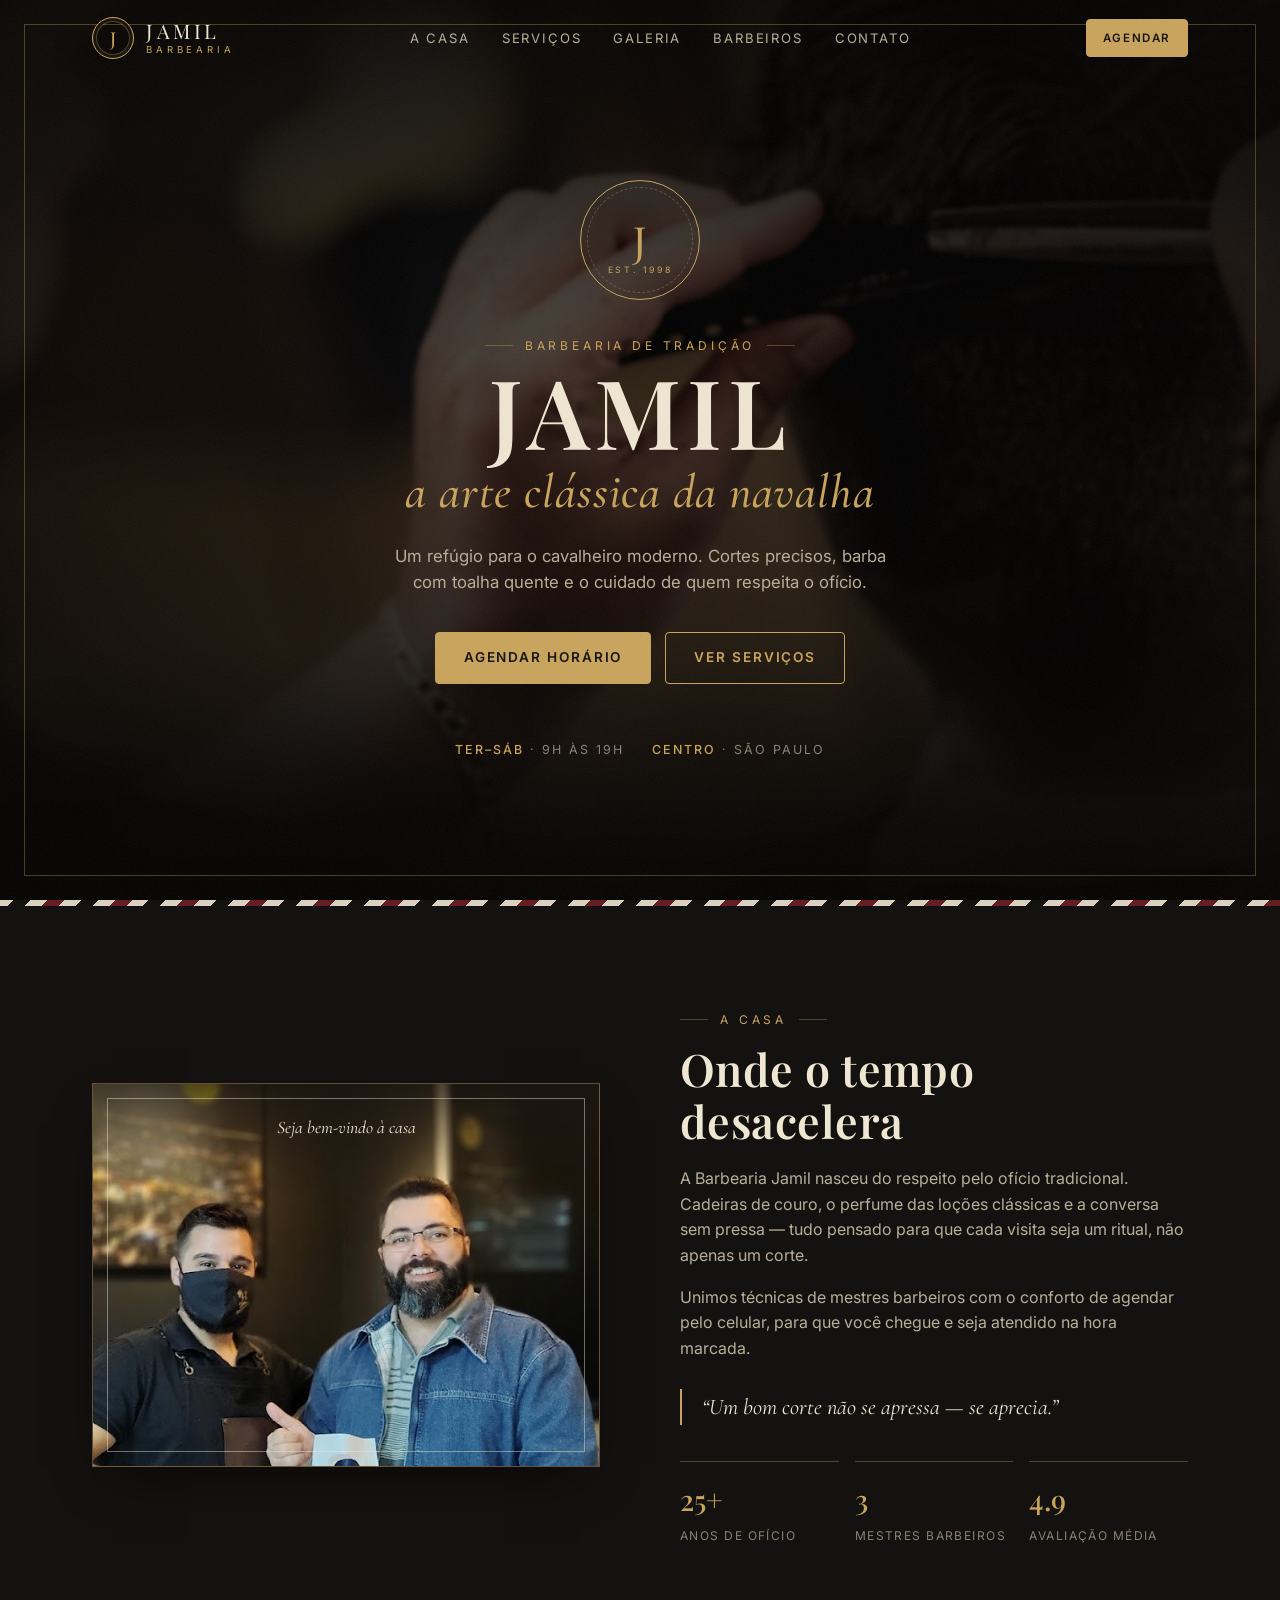
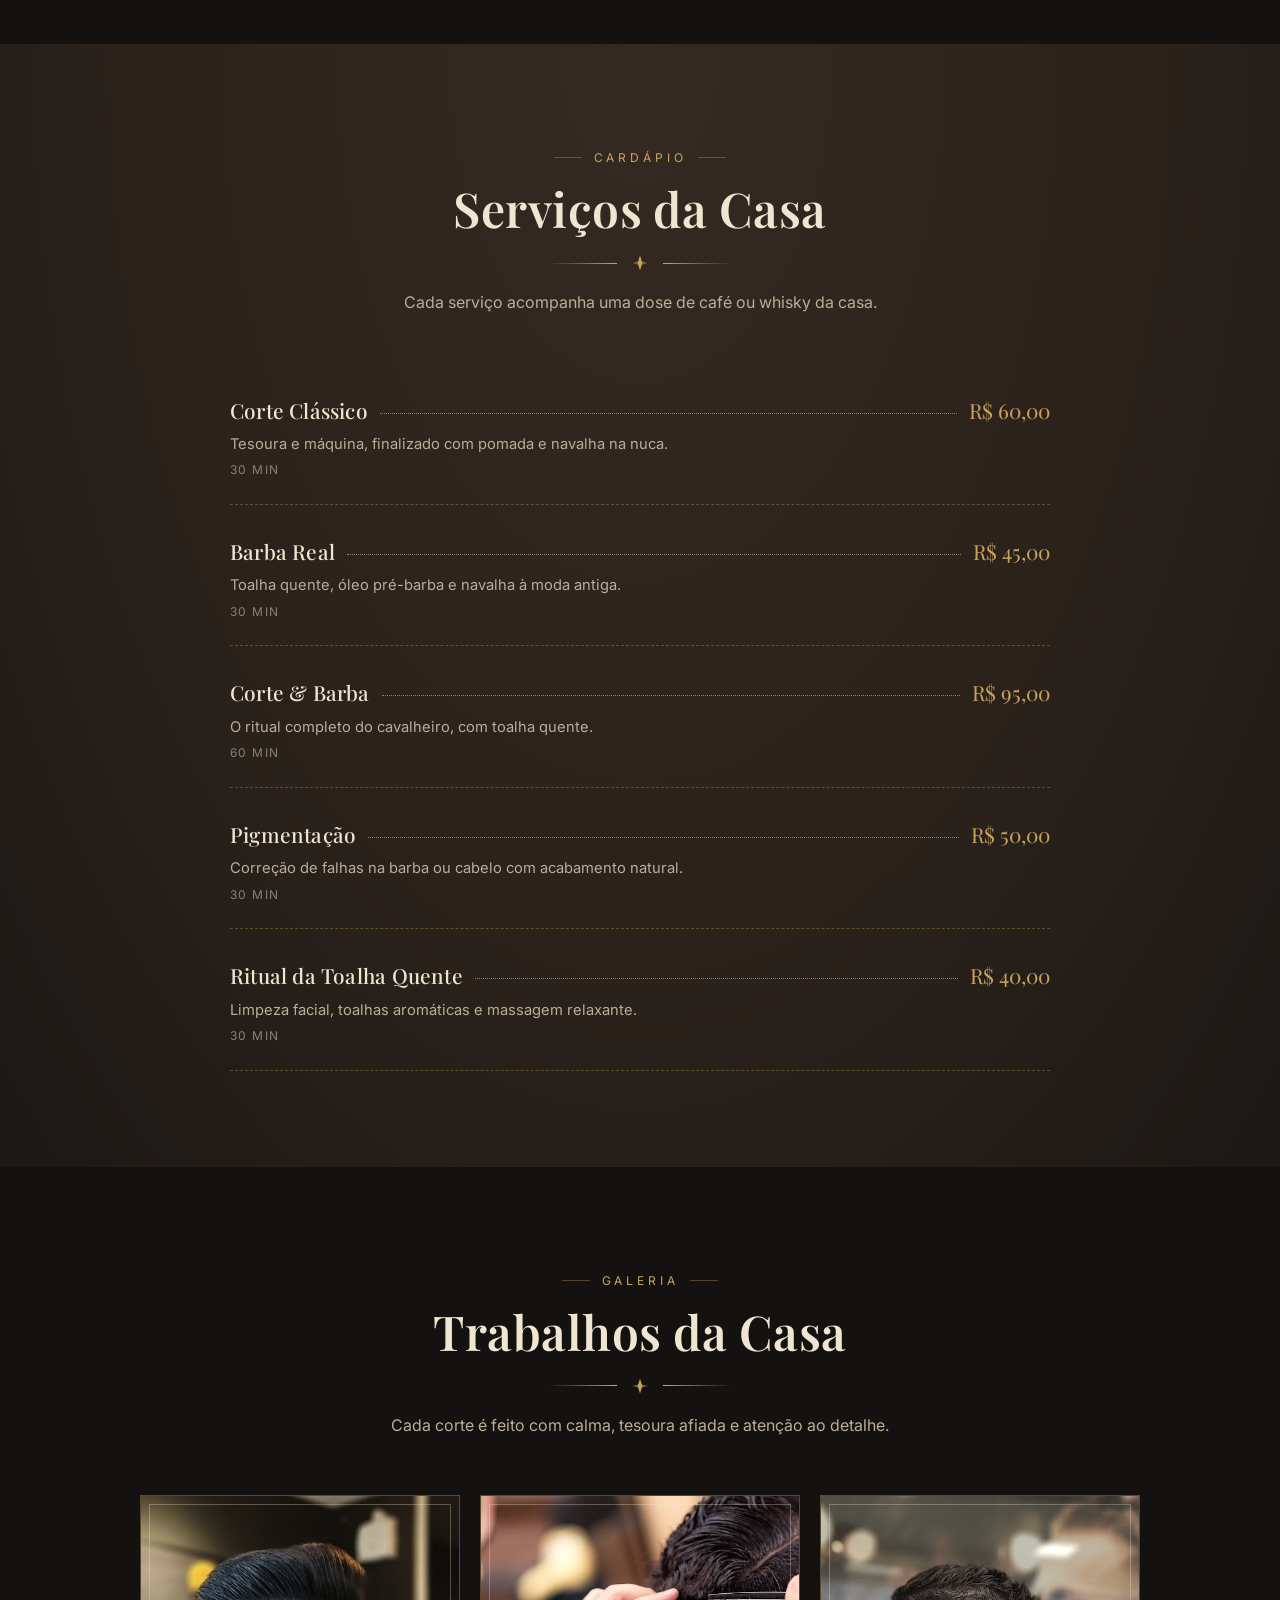
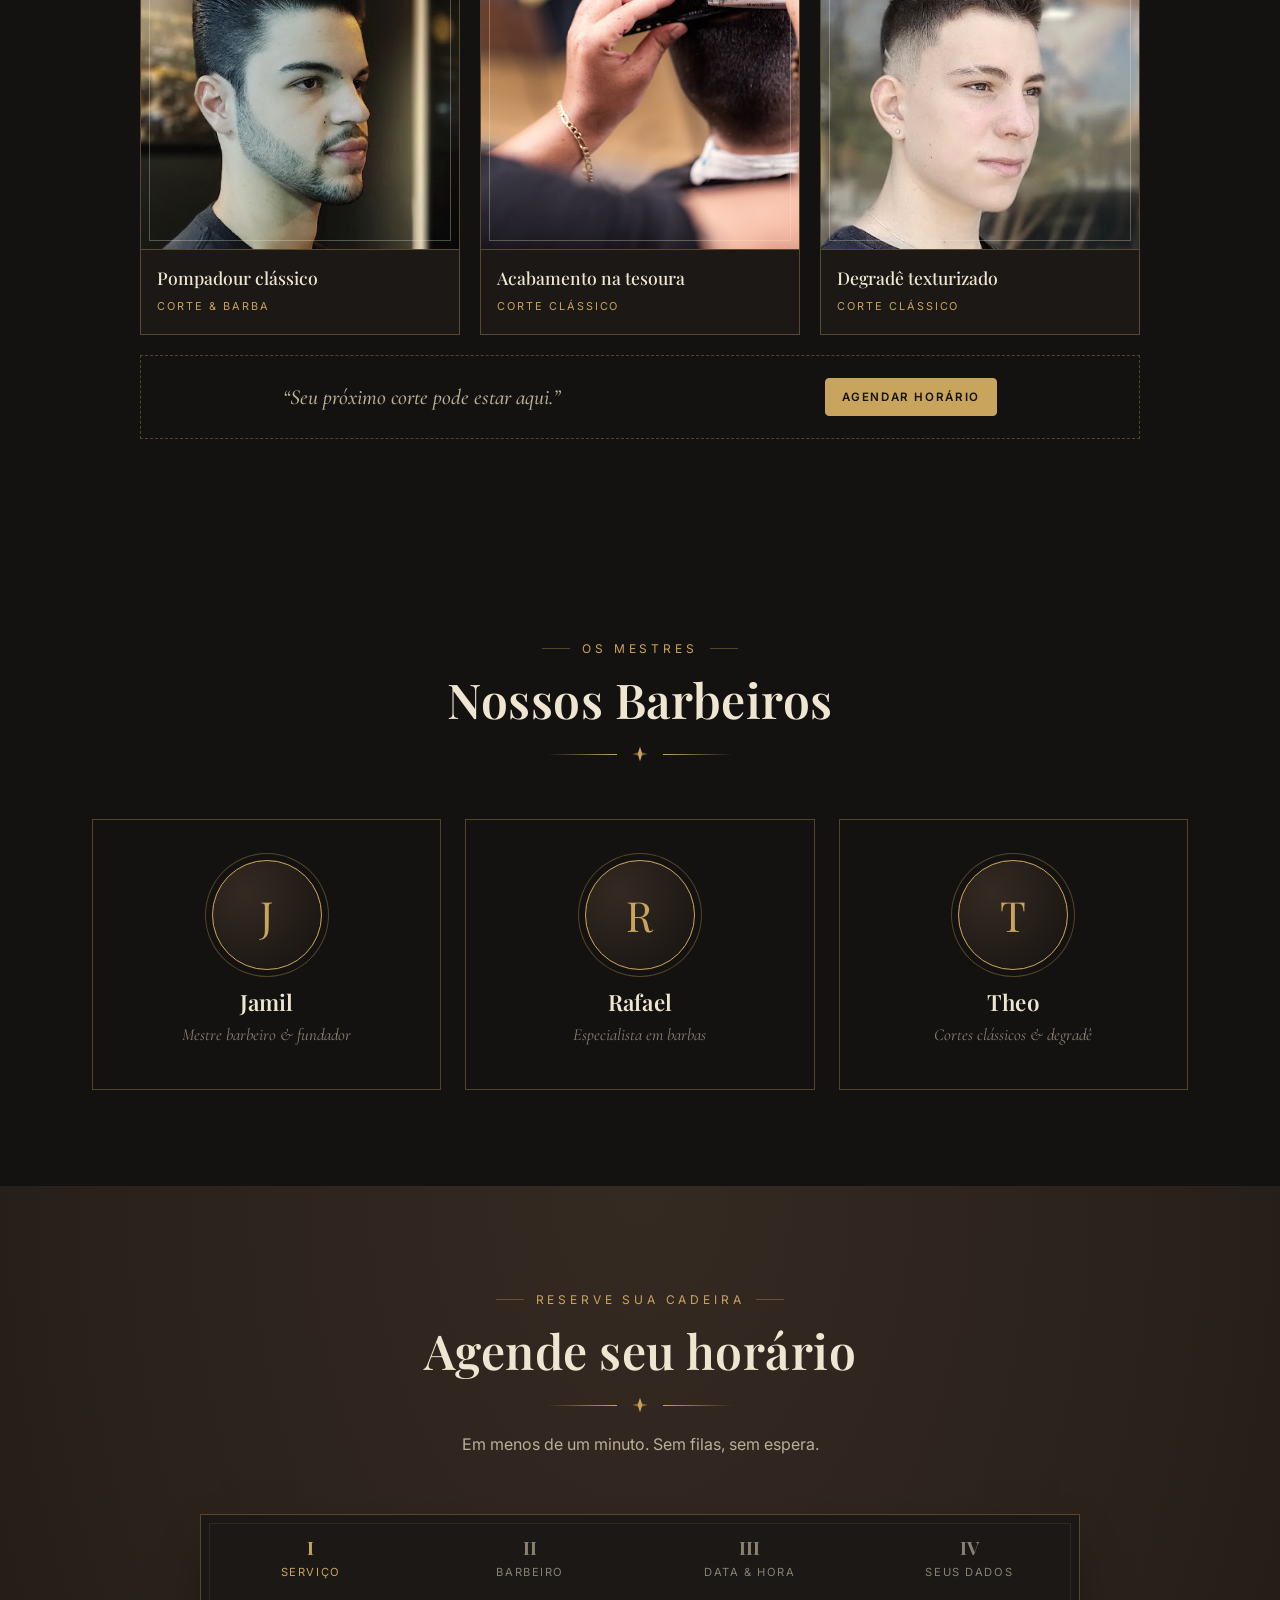
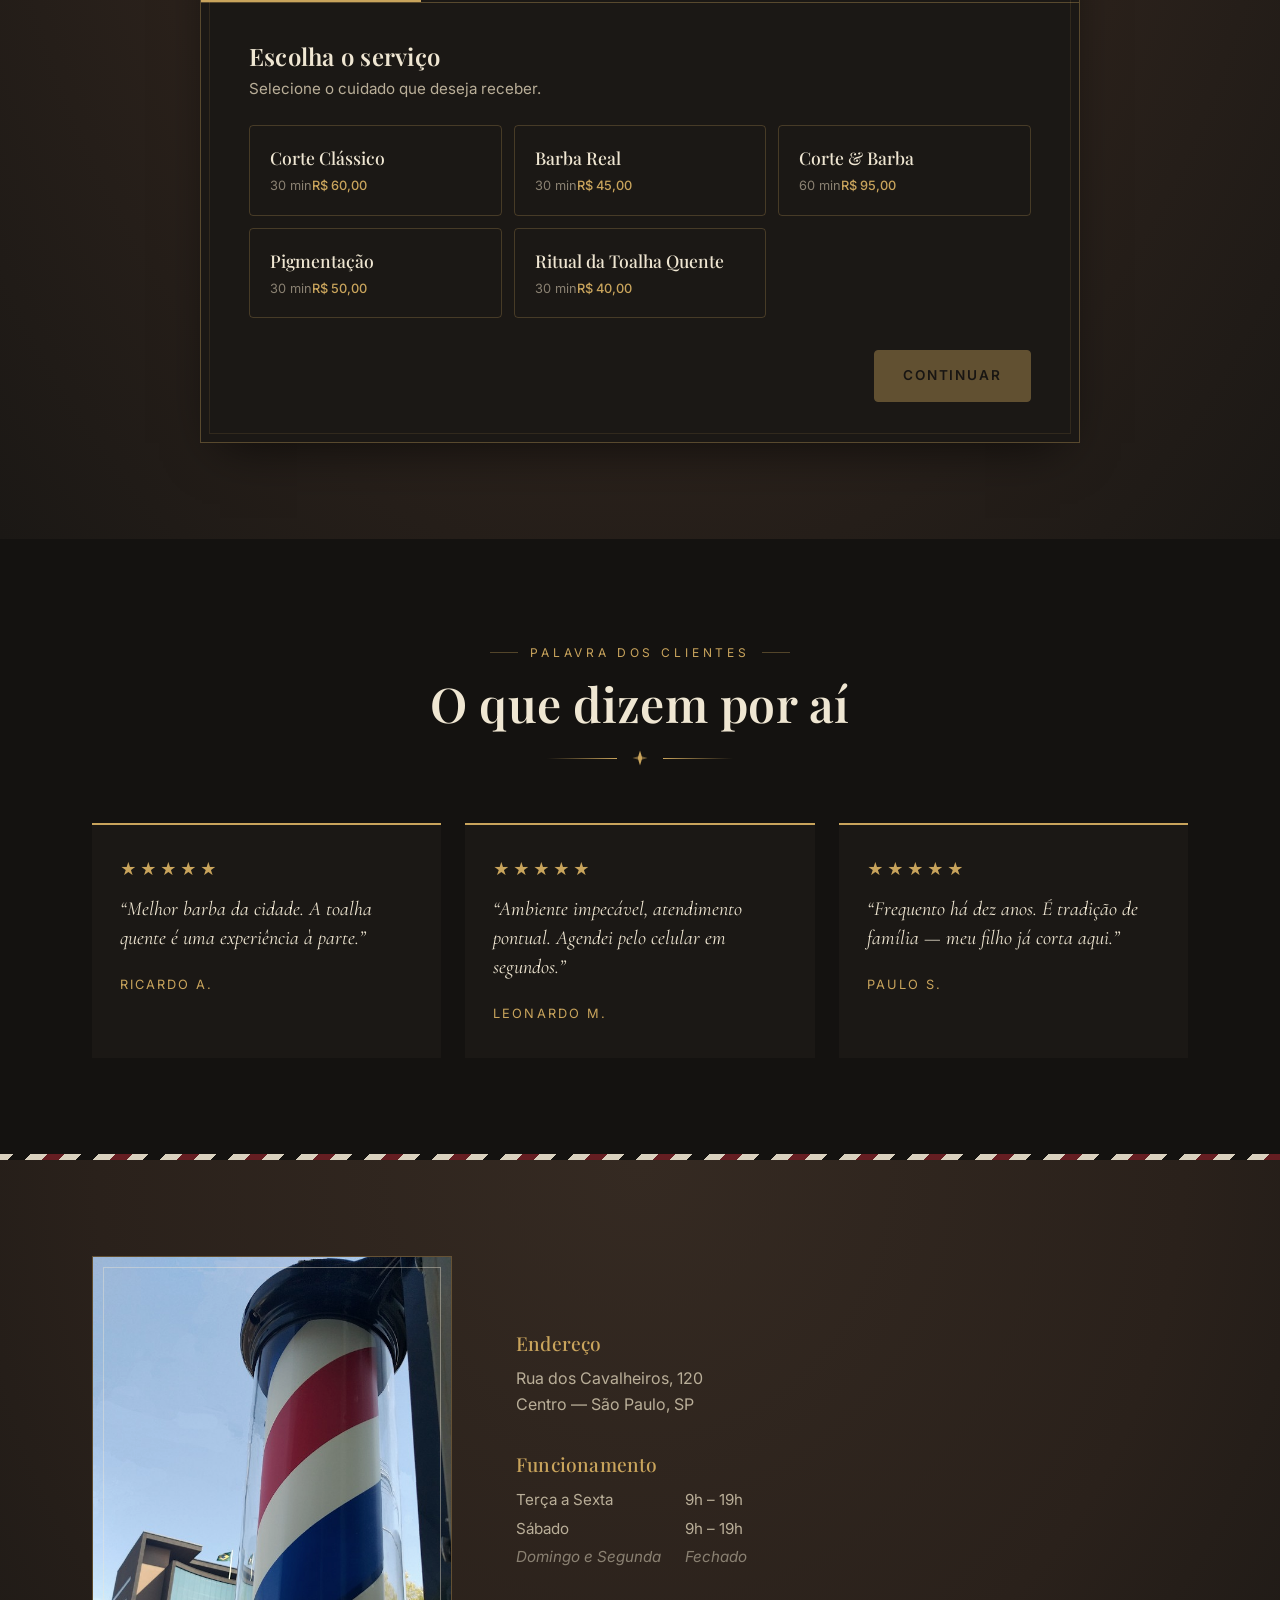
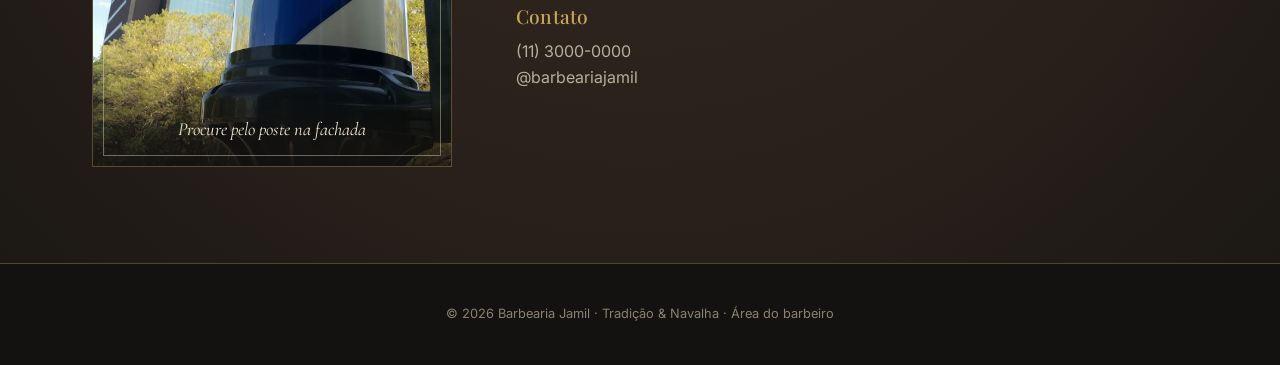
<file: index.html>
<!doctype html>
<html lang="pt-BR">
<head>
  <meta charset="utf-8">
  <meta name="viewport" content="width=device-width, initial-scale=1">
  <title>Barbearia Jamil — Tradição & Navalha</title>
  <meta name="description" content="Barbearia Jamil: cortes clássicos, barba com toalha quente e agendamento online.">
  <link rel="preconnect" href="https://fonts.googleapis.com">
  <link rel="preconnect" href="https://fonts.gstatic.com" crossorigin>
  <link href="https://fonts.googleapis.com/css2?family=Cormorant+Garamond:ital,wght@0,500;1,500&family=Inter:wght@400;500;600&family=Playfair+Display:wght@500;600&display=swap" rel="stylesheet">
  <link rel="stylesheet" href="css/style.css">
</head>
<body>

  <!-- Ícones reutilizáveis -->
  <svg width="0" height="0" style="position:absolute" aria-hidden="true">
    <symbol id="i-diamond" viewBox="0 0 24 24"><path fill="currentColor" d="M12 2l3 10-3 10-3-10z"/><path fill="currentColor" d="M2 12l10-3 10 3-10 3z" opacity=".5"/></symbol>
    <symbol id="i-check" viewBox="0 0 24 24"><path fill="none" stroke="currentColor" stroke-width="1.6" d="M4 12.5l5 5L20 6.5"/></symbol>
    <symbol id="i-scissors" viewBox="0 0 64 64"><g fill="none" stroke="currentColor" stroke-width="1.6"><circle cx="16" cy="48" r="8"/><circle cx="48" cy="48" r="8"/><path d="M21 42L50 6M43 42L14 6"/><circle cx="32" cy="27" r="1.6" fill="currentColor"/></g></symbol>
  </svg>

  <header class="nav" id="nav">
    <div class="container">
      <a href="#topo" class="brand" aria-label="Barbearia Jamil — início">
        <span class="brand-mark">J</span>
        <span class="brand-text">Jamil<small>Barbearia</small></span>
      </a>
      <nav class="nav-links" aria-label="Principal">
        <a href="#sobre">A Casa</a>
        <a href="#servicos">Serviços</a>
        <a href="#galeria">Galeria</a>
        <a href="#barbeiros">Barbeiros</a>
        <a href="#contato">Contato</a>
      </nav>
      <a href="#agendar" class="btn btn--sm">Agendar</a>
    </div>
  </header>

  <main id="topo">
    <!-- HERO -->
    <section class="hero">
      <div class="hero-photo" aria-hidden="true"></div>
      <div class="container">
        <div class="hero-seal reveal"><span>J</span><small>EST. 1998</small></div>
        <span class="eyebrow reveal">Barbearia de tradição</span>
        <h1 class="reveal">Jamil<em>a arte clássica da navalha</em></h1>
        <p class="reveal">Um refúgio para o cavalheiro moderno. Cortes precisos, barba com toalha quente e o cuidado de quem respeita o ofício.</p>
        <div class="hero-actions reveal">
          <a href="#agendar" class="btn">Agendar horário</a>
          <a href="#servicos" class="btn btn--ghost">Ver serviços</a>
        </div>
        <div class="hero-meta reveal">
          <span><b>Ter–Sáb</b> · 9h às 19h</span>
          <span><b>Centro</b> · São Paulo</span>
        </div>
      </div>
    </section>

    <div class="pole" aria-hidden="true"></div>

    <!-- SOBRE -->
    <section class="section" id="sobre">
      <div class="container about">
        <figure class="about-frame about-frame--photo reveal" style="margin:0">
          <img src="img/ambiente-recorte.jpg" alt="Interior da barbearia, com paredes escuras, quadro iluminado e lustre de cristal, com barbeiro e cliente sorrindo" loading="lazy">
          <figcaption>Seja bem-vindo à casa</figcaption>
        </figure>
        <div class="reveal">
          <span class="eyebrow">A Casa</span>
          <h2>Onde o tempo desacelera</h2>
          <p>A Barbearia Jamil nasceu do respeito pelo ofício tradicional. Cadeiras de couro, o perfume das loções clássicas e a conversa sem pressa — tudo pensado para que cada visita seja um ritual, não apenas um corte.</p>
          <p>Unimos técnicas de mestres barbeiros com o conforto de agendar pelo celular, para que você chegue e seja atendido na hora marcada.</p>
          <blockquote>“Um bom corte não se apressa — se aprecia.”</blockquote>
          <div class="stats">
            <div><b>25+</b><span>anos de ofício</span></div>
            <div><b>3</b><span>mestres barbeiros</span></div>
            <div><b>4.9</b><span>avaliação média</span></div>
          </div>
        </div>
      </div>
    </section>

    <!-- SERVIÇOS -->
    <section class="section section--leather" id="servicos">
      <div class="container">
        <div class="section-head reveal">
          <span class="eyebrow">Cardápio</span>
          <h2>Serviços da Casa</h2>
          <div class="ornament"><svg><use href="#i-diamond"/></svg></div>
          <p>Cada serviço acompanha uma dose de café ou whisky da casa.</p>
        </div>
        <div class="menu" id="menu"></div>
      </div>
    </section>

    <!-- GALERIA -->
    <section class="section" id="galeria">
      <div class="container">
        <div class="section-head reveal">
          <span class="eyebrow">Galeria</span>
          <h2>Trabalhos da Casa</h2>
          <div class="ornament"><svg><use href="#i-diamond"/></svg></div>
          <p>Cada corte é feito com calma, tesoura afiada e atenção ao detalhe.</p>
        </div>
        <div class="gallery">
          <figure class="shot reveal" data-full="img/pompadour.jpg">
            <div class="shot-img"><img src="img/pompadour-recorte.jpg" alt="Cliente com pompadour volumoso e barba desenhada" loading="lazy"></div>
            <figcaption><b>Pompadour clássico</b><span>Corte &amp; Barba</span></figcaption>
          </figure>
          <figure class="shot shot--wide reveal" data-full="img/cortando.jpg">
            <div class="shot-img"><img src="img/cortando.jpg" alt="Barbeiro finalizando corte com tesoura e pente" loading="lazy"></div>
            <figcaption><b>Acabamento na tesoura</b><span>Corte Clássico</span></figcaption>
          </figure>
          <figure class="shot reveal" data-full="img/degrade.jpg">
            <div class="shot-img"><img src="img/degrade-recorte.jpg" alt="Cliente com degradê baixo e topo texturizado" loading="lazy"></div>
            <figcaption><b>Degradê texturizado</b><span>Corte Clássico</span></figcaption>
          </figure>
          <div class="gallery-cta reveal">
            <p class="script">“Seu próximo corte pode estar aqui.”</p>
            <a href="#agendar" class="btn btn--sm">Agendar horário</a>
          </div>
        </div>
      </div>
    </section>

    <!-- BARBEIROS -->
    <section class="section" id="barbeiros">
      <div class="container">
        <div class="section-head reveal">
          <span class="eyebrow">Os Mestres</span>
          <h2>Nossos Barbeiros</h2>
          <div class="ornament"><svg><use href="#i-diamond"/></svg></div>
        </div>
        <div class="team" id="team"></div>
      </div>
    </section>

    <!-- AGENDAMENTO -->
    <section class="section section--leather" id="agendar">
      <div class="container">
        <div class="section-head reveal">
          <span class="eyebrow">Reserve sua cadeira</span>
          <h2>Agende seu horário</h2>
          <div class="ornament"><svg><use href="#i-diamond"/></svg></div>
          <p>Em menos de um minuto. Sem filas, sem espera.</p>
        </div>

        <div class="booking reveal" id="booking">
          <div class="steps" role="list">
            <div class="step-tab active" data-tab="1" role="listitem"><b>I</b><span>Serviço</span></div>
            <div class="step-tab" data-tab="2" role="listitem"><b>II</b><span>Barbeiro</span></div>
            <div class="step-tab" data-tab="3" role="listitem"><b>III</b><span>Data & hora</span></div>
            <div class="step-tab" data-tab="4" role="listitem"><b>IV</b><span>Seus dados</span></div>
          </div>

          <div class="step-body">
            <!-- 1. Serviço -->
            <div class="step-panel active" data-step="1">
              <h3>Escolha o serviço</h3>
              <p>Selecione o cuidado que deseja receber.</p>
              <div class="choice-grid" id="svc-choices"></div>
              <div class="step-actions">
                <span></span>
                <button class="btn" data-next disabled>Continuar</button>
              </div>
            </div>

            <!-- 2. Barbeiro -->
            <div class="step-panel" data-step="2">
              <h3>Escolha o barbeiro</h3>
              <p>Todos são mestres — escolha pela afinidade.</p>
              <div class="choice-grid" id="barber-choices"></div>
              <div class="step-actions">
                <button class="btn btn--ghost" data-prev>Voltar</button>
                <button class="btn" data-next disabled>Continuar</button>
              </div>
            </div>

            <!-- 3. Data e hora -->
            <div class="step-panel" data-step="3">
              <h3>Data e horário</h3>
              <p>Abrimos de terça a sábado. Horários riscados já estão reservados.</p>
              <div class="days" id="days"></div>
              <div class="slots" id="slots"></div>
              <div class="step-actions">
                <button class="btn btn--ghost" data-prev>Voltar</button>
                <button class="btn" data-next disabled>Continuar</button>
              </div>
            </div>

            <!-- 4. Dados -->
            <div class="step-panel" data-step="4">
              <h3>Seus dados</h3>
              <p>Usaremos seu WhatsApp apenas para confirmar o horário.</p>
              <form id="client-form" class="form-grid form-grid--2" novalidate>
                <div class="field">
                  <label for="c-name">Nome completo</label>
                  <input id="c-name" name="name" autocomplete="name" required minlength="3" placeholder="Seu nome">
                </div>
                <div class="field">
                  <label for="c-phone">WhatsApp</label>
                  <input id="c-phone" name="phone" type="tel" autocomplete="tel" required placeholder="(11) 90000-0000">
                </div>
              </form>
              <div class="summary" id="summary"></div>
              <div class="error-msg" id="book-error" role="alert"></div>
              <div class="step-actions">
                <button class="btn btn--ghost" data-prev>Voltar</button>
                <button class="btn" id="confirm-btn">Confirmar agendamento</button>
              </div>
            </div>

            <!-- 5. Confirmação -->
            <div class="step-panel" data-step="5">
              <div class="confirm">
                <div class="confirm-icon"><svg><use href="#i-check"/></svg></div>
                <h3>Horário reservado</h3>
                <p class="script" style="font-size:1.2rem;color:var(--cream-dim);margin:6px 0 0">Será um prazer recebê-lo.</p>
                <div class="code" id="confirm-code"></div>
                <div class="summary" id="confirm-summary"></div>
                <button class="btn btn--ghost" id="new-booking">Fazer outro agendamento</button>
              </div>
            </div>
          </div>
        </div>
      </div>
    </section>

    <!-- DEPOIMENTOS -->
    <section class="section">
      <div class="container">
        <div class="section-head reveal">
          <span class="eyebrow">Palavra dos clientes</span>
          <h2>O que dizem por aí</h2>
          <div class="ornament"><svg><use href="#i-diamond"/></svg></div>
        </div>
        <div class="quotes">
          <figure class="quote reveal" style="margin:0"><div class="stars">★★★★★</div><p>“Melhor barba da cidade. A toalha quente é uma experiência à parte.”</p><cite>Ricardo A.</cite></figure>
          <figure class="quote reveal" style="margin:0"><div class="stars">★★★★★</div><p>“Ambiente impecável, atendimento pontual. Agendei pelo celular em segundos.”</p><cite>Leonardo M.</cite></figure>
          <figure class="quote reveal" style="margin:0"><div class="stars">★★★★★</div><p>“Frequento há dez anos. É tradição de família — meu filho já corta aqui.”</p><cite>Paulo S.</cite></figure>
        </div>
      </div>
    </section>

    <div class="pole" aria-hidden="true"></div>

    <!-- CONTATO -->
    <section class="section section--leather" id="contato">
      <div class="container contact">
        <figure class="contact-photo reveal">
          <img src="img/poste.jpg" alt="Poste de barbeiro listrado em vermelho, branco e azul na fachada da barbearia" loading="lazy">
          <figcaption>Procure pelo poste na fachada</figcaption>
        </figure>
        <div class="info">
          <div class="reveal">
            <h4>Endereço</h4>
            <p>Rua dos Cavalheiros, 120<br>Centro — São Paulo, SP</p>
          </div>
          <div class="reveal">
            <h4>Funcionamento</h4>
            <div class="hours-table">
              <span>Terça a Sexta</span><span>9h – 19h</span>
              <span>Sábado</span><span>9h – 19h</span>
              <span class="closed">Domingo e Segunda</span><span class="closed">Fechado</span>
            </div>
          </div>
          <div class="reveal">
            <h4>Contato</h4>
            <p>(11) 3000-0000<br>@barbeariajamil</p>
          </div>
        </div>
      </div>
    </section>
  </main>

  <div class="lightbox" id="lightbox" role="dialog" aria-modal="true" aria-label="Foto ampliada">
    <button class="lightbox-close" aria-label="Fechar">×</button>
    <figure><img alt=""><figcaption></figcaption></figure>
  </div>

  <footer class="footer">
    <div class="container">
      © <span id="year"></span> Barbearia Jamil · Tradição & Navalha · <a href="admin.html">Área do barbeiro</a>
    </div>
  </footer>

  <script src="js/store.js"></script>
  <script src="js/booking.js"></script>
</body>
</html>
</file>
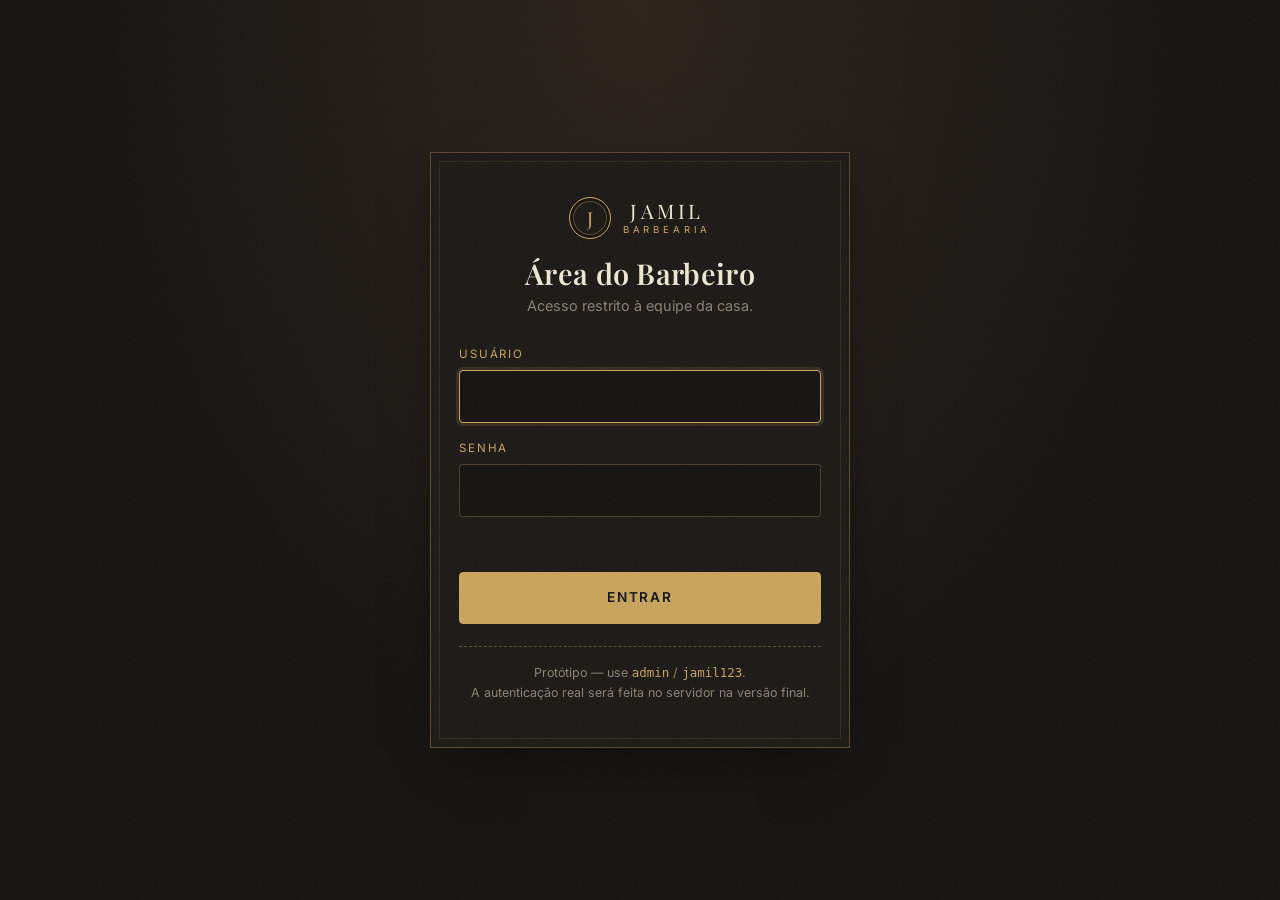
<file: admin.html>
<!doctype html>
<html lang="pt-BR">
<head>
  <meta charset="utf-8">
  <meta name="viewport" content="width=device-width, initial-scale=1">
  <title>Área do Barbeiro — Barbearia Jamil</title>
  <meta name="robots" content="noindex">
  <link rel="preconnect" href="https://fonts.googleapis.com">
  <link rel="preconnect" href="https://fonts.gstatic.com" crossorigin>
  <link href="https://fonts.googleapis.com/css2?family=Cormorant+Garamond:ital,wght@0,500;1,500&family=Inter:wght@400;500;600&family=Playfair+Display:wght@500;600&display=swap" rel="stylesheet">
  <link rel="stylesheet" href="css/style.css">
</head>
<body class="admin-body">

  <!-- LOGIN -->
  <section class="login-wrap" id="login-view" hidden>
    <div class="login-card">
      <a href="index.html" class="brand">
        <span class="brand-mark">J</span>
        <span class="brand-text">Jamil<small>Barbearia</small></span>
      </a>
      <h1>Área do Barbeiro</h1>
      <p>Acesso restrito à equipe da casa.</p>
      <form id="login-form" novalidate>
        <div class="field">
          <label for="l-user">Usuário</label>
          <input id="l-user" autocomplete="username" required>
        </div>
        <div class="field">
          <label for="l-pass">Senha</label>
          <input id="l-pass" type="password" autocomplete="current-password" required>
        </div>
        <div class="error-msg" id="login-error" role="alert" style="margin:0"></div>
        <button class="btn" type="submit">Entrar</button>
      </form>
      <div class="demo-hint">
        Protótipo — use <code>admin</code> / <code>jamil123</code>.<br>
        A autenticação real será feita no servidor na versão final.
      </div>
    </div>
  </section>

  <!-- PAINEL -->
  <div id="panel-view" hidden>
    <header class="admin-top">
      <div class="container">
        <a href="index.html" class="brand">
          <span class="brand-mark">J</span>
          <span class="brand-text">Jamil<small>Painel</small></span>
        </a>
        <div class="admin-top-actions">
          <span class="who">Olá, mestre.</span>
          <button class="icon-btn" id="reset-btn" title="Restaurar dados de demonstração">Restaurar demo</button>
          <button class="icon-btn" id="logout-btn">Sair</button>
        </div>
      </div>
    </header>

    <main class="admin-main">
      <div class="container">
        <div class="admin-head">
          <div>
            <span class="eyebrow">Agenda</span>
            <h1 id="day-title">Hoje</h1>
            <p id="day-sub"></p>
          </div>
          <button class="btn" id="new-btn">+ Novo agendamento</button>
        </div>

        <div class="toolbar">
          <div class="date-nav">
            <button id="prev-day" aria-label="Dia anterior">‹</button>
            <input type="date" id="date-input" aria-label="Data">
            <button id="next-day" aria-label="Próximo dia">›</button>
          </div>
          <button class="icon-btn" id="today-btn">Hoje</button>
          <span class="spacer"></span>
          <select id="barber-filter" aria-label="Filtrar por barbeiro"></select>
        </div>

        <div class="kpis" id="kpis"></div>
        <div class="agenda" id="agenda"></div>
      </div>
    </main>
  </div>

  <!-- MODAL criar/editar -->
  <div class="modal" id="modal" role="dialog" aria-modal="true" aria-labelledby="modal-title">
    <div class="modal-card">
      <h2 id="modal-title">Novo agendamento</h2>
      <form id="appt-form" class="form-grid" novalidate>
        <input type="hidden" name="id">
        <div class="form-grid form-grid--2">
          <div class="field">
            <label for="f-name">Cliente</label>
            <input id="f-name" name="name" required placeholder="Nome do cliente">
          </div>
          <div class="field">
            <label for="f-phone">WhatsApp</label>
            <input id="f-phone" name="phone" type="tel" placeholder="(11) 90000-0000">
          </div>
        </div>
        <div class="form-grid form-grid--2">
          <div class="field">
            <label for="f-service">Serviço</label>
            <select id="f-service" name="serviceId"></select>
          </div>
          <div class="field">
            <label for="f-barber">Barbeiro</label>
            <select id="f-barber" name="barberId"></select>
          </div>
        </div>
        <div class="form-grid form-grid--2">
          <div class="field">
            <label for="f-date">Data</label>
            <input id="f-date" name="date" type="date" required style="color-scheme:dark">
          </div>
          <div class="field">
            <label for="f-time">Horário</label>
            <select id="f-time" name="time"></select>
          </div>
        </div>
        <div class="field">
          <label for="f-status">Status</label>
          <select id="f-status" name="status">
            <option value="confirmado">Confirmado</option>
            <option value="concluido">Concluído</option>
            <option value="cancelado">Cancelado</option>
          </select>
        </div>
        <div class="error-msg" id="form-error" role="alert"></div>
        <div class="modal-actions">
          <button type="button" class="btn btn--ghost" id="cancel-modal">Fechar</button>
          <button type="submit" class="btn">Salvar</button>
        </div>
      </form>
    </div>
  </div>

  <div class="toast" id="toast" role="status"></div>

  <script src="js/store.js"></script>
  <script src="js/admin.js"></script>
</body>
</html>
</file>
<file: css/style.css>
/* =========================================================
   Barbearia Jamil — tema vintage requintado
   ========================================================= */
:root {
  --ink: #141210;
  --ink-2: #1b1815;
  --leather: #2a211b;
  --leather-2: #352a22;
  --gold: #c9a45c;
  --gold-soft: #e2c88f;
  --gold-dim: rgba(201, 164, 92, 0.35);
  --cream: #efe6d2;
  --cream-dim: #b9ae98;
  --muted: #8a8172;
  --burgundy: #6e1f24;
  --burgundy-2: #8a2a30;
  --ok: #7fa36b;
  --danger: #c0574f;

  --serif: 'Playfair Display', Georgia, 'Times New Roman', serif;
  --script: 'Cormorant Garamond', Georgia, serif;
  --sans: 'Inter', system-ui, -apple-system, 'Segoe UI', Roboto, sans-serif;

  --radius: 4px;
  --shadow: 0 20px 50px -20px rgba(0, 0, 0, 0.7);
  --max: 1160px;
  --ease: cubic-bezier(0.2, 0.7, 0.2, 1);
}

*, *::before, *::after { box-sizing: border-box; }
[hidden] { display: none !important; }
html { scroll-behavior: smooth; }
body {
  margin: 0;
  background: var(--ink);
  color: var(--cream);
  font-family: var(--sans);
  font-size: 16px;
  line-height: 1.6;
  -webkit-font-smoothing: antialiased;
  overflow-x: hidden;
}
/* textura de grão sutil */
body::before {
  content: '';
  position: fixed; inset: 0;
  pointer-events: none;
  z-index: 100;
  opacity: 0.06;
  background-image: url("data:image/svg+xml,%3Csvg xmlns='http://www.w3.org/2000/svg' width='160' height='160'%3E%3Cfilter id='n'%3E%3CfeTurbulence type='fractalNoise' baseFrequency='.85' numOctaves='3' stitchTiles='stitch'/%3E%3C/filter%3E%3Crect width='100%25' height='100%25' filter='url(%23n)'/%3E%3C/svg%3E");
}

img { max-width: 100%; display: block; }
a { color: var(--gold); text-decoration: none; }
button { font: inherit; cursor: pointer; }
h1, h2, h3, h4 { font-family: var(--serif); font-weight: 600; margin: 0; line-height: 1.15; letter-spacing: 0.01em; }

.container { width: 100%; max-width: var(--max); margin: 0 auto; padding: 0 16px; }
@media (min-width: 720px) { .container { padding: 0 32px; } }

/* ---------- elementos decorativos ---------- */
.eyebrow {
  font-family: var(--sans);
  font-size: 0.75rem;
  letter-spacing: 0.32em;
  text-transform: uppercase;
  color: var(--gold);
  display: inline-flex; align-items: center; gap: 12px;
}
.eyebrow::before, .eyebrow::after { content: ''; width: 28px; height: 1px; background: var(--gold-dim); }

.script { font-family: var(--script); font-style: italic; font-weight: 500; }

.ornament { display: flex; align-items: center; justify-content: center; gap: 14px; color: var(--gold); margin: 18px auto; }
.ornament::before, .ornament::after { content: ''; height: 1px; width: 70px; background: linear-gradient(90deg, transparent, var(--gold)); }
.ornament::after { background: linear-gradient(90deg, var(--gold), transparent); }
.ornament svg { width: 18px; height: 18px; }

.pole {
  height: 6px;
  background: repeating-linear-gradient(-45deg, var(--burgundy) 0 12px, var(--cream) 12px 24px, var(--ink) 24px 36px, var(--cream) 36px 48px);
  opacity: 0.9;
}

.section { padding: 96px 0; position: relative; }
.section--leather { background: radial-gradient(ellipse at top, var(--leather-2), var(--leather) 60%, var(--ink-2)); }
.section-head { text-align: center; max-width: 640px; margin: 0 auto 56px; }
.section-head h2 { font-size: clamp(2rem, 5vw, 3rem); margin-top: 14px; }
.section-head p { color: var(--cream-dim); margin: 0; }

/* ---------- botões ---------- */
.btn {
  display: inline-flex; align-items: center; justify-content: center; gap: 10px;
  padding: 14px 28px;
  border-radius: var(--radius);
  border: 1px solid var(--gold);
  background: var(--gold);
  color: var(--ink);
  font-weight: 600;
  font-size: 0.85rem;
  letter-spacing: 0.14em;
  text-transform: uppercase;
  transition: background 0.25s var(--ease), color 0.25s var(--ease), transform 0.25s var(--ease), box-shadow 0.25s;
}
.btn:hover { background: var(--gold-soft); transform: translateY(-1px); box-shadow: 0 10px 30px -10px rgba(201, 164, 92, 0.6); }
.btn:disabled { opacity: 0.4; cursor: not-allowed; transform: none; box-shadow: none; }
.btn--ghost { background: transparent; color: var(--gold); }
.btn--ghost:hover { background: rgba(201, 164, 92, 0.1); }
.btn--sm { padding: 9px 16px; font-size: 0.72rem; }
.btn--danger { background: transparent; border-color: var(--danger); color: var(--danger); }
.btn--danger:hover { background: rgba(192, 87, 79, 0.12); box-shadow: none; }

/* ---------- navegação ---------- */
.nav {
  position: fixed; top: 0; left: 0; right: 0; z-index: 50;
  transition: background 0.3s, border-color 0.3s;
  border-bottom: 1px solid transparent;
}
.nav.scrolled { background: rgba(20, 18, 16, 0.82); backdrop-filter: blur(12px); -webkit-backdrop-filter: blur(12px); border-color: var(--gold-dim); }
.nav .container { display: flex; align-items: center; justify-content: space-between; height: 76px; }
.brand { display: flex; align-items: center; gap: 12px; color: var(--cream); }
.brand-mark {
  width: 42px; height: 42px; border: 1px solid var(--gold); border-radius: 50%;
  display: grid; place-items: center; font-family: var(--serif); color: var(--gold); font-size: 1.2rem;
  box-shadow: inset 0 0 0 3px var(--ink), inset 0 0 0 4px var(--gold-dim);
}
.brand-text { font-family: var(--serif); font-size: 1.25rem; letter-spacing: 0.18em; text-transform: uppercase; line-height: 1; }
.brand-text small { display: block; font-family: var(--sans); font-size: 0.6rem; letter-spacing: 0.4em; color: var(--gold); margin-top: 4px; }
.nav-links { display: none; gap: 32px; align-items: center; }
.nav-links a { color: var(--cream-dim); font-size: 0.82rem; letter-spacing: 0.14em; text-transform: uppercase; transition: color 0.2s; }
.nav-links a:hover { color: var(--gold); }
@media (min-width: 900px) { .nav-links { display: flex; } }

/* ---------- hero ---------- */
.hero {
  min-height: 100vh; min-height: 100svh;
  display: grid; place-items: center; text-align: center;
  position: relative; overflow: hidden;
  padding: 120px 0 80px;
  background:
    radial-gradient(ellipse 80% 60% at 50% 40%, rgba(201, 164, 92, 0.12), transparent 70%),
    radial-gradient(ellipse at bottom, var(--leather), var(--ink) 70%);
}
.hero::after {
  content: ''; position: absolute; inset: 24px;
  border: 1px solid var(--gold-dim);
  pointer-events: none;
}
.hero-photo {
  position: absolute; inset: -20px;
  background: url('../img/cortando.jpg') center 35% / cover no-repeat;
  filter: blur(2px) sepia(0.35) brightness(0.45) contrast(1.05);
  transform: scale(1.04);
}
.hero-photo::after {
  content: ''; position: absolute; inset: 0;
  background:
    radial-gradient(ellipse 70% 60% at 50% 45%, rgba(20, 18, 16, 0.35), rgba(20, 18, 16, 0.85) 75%),
    linear-gradient(180deg, rgba(20, 18, 16, 0.6), transparent 30%, transparent 70%, var(--ink));
}
.hero > .container { position: relative; z-index: 1; }
.hero-seal {
  width: 120px; height: 120px; margin: 0 auto 28px;
  border-radius: 50%; border: 1px solid var(--gold);
  display: grid; place-items: center; position: relative;
  color: var(--gold);
}
.hero-seal::before { content: ''; position: absolute; inset: 6px; border-radius: 50%; border: 1px dashed var(--gold-dim); }
.hero-seal span { font-family: var(--serif); font-size: 2.6rem; line-height: 1; }
.hero-seal small { position: absolute; bottom: 22px; font-size: 0.55rem; letter-spacing: 0.3em; }
.hero h1 { font-size: clamp(2.8rem, 9vw, 6rem); letter-spacing: 0.06em; text-transform: uppercase; }
.hero h1 em { display: block; font-family: var(--script); text-transform: none; color: var(--gold); font-size: 0.5em; letter-spacing: 0.02em; font-weight: 500; }
.hero p { color: var(--cream-dim); max-width: 520px; margin: 22px auto 36px; font-size: 1.05rem; }
.hero-actions { display: flex; gap: 14px; justify-content: center; flex-wrap: wrap; }
.hero-meta { margin-top: 56px; display: flex; gap: 28px; justify-content: center; flex-wrap: wrap; color: var(--muted); font-size: 0.78rem; letter-spacing: 0.16em; text-transform: uppercase; }
.hero-meta b { color: var(--gold); font-weight: 500; }

/* ---------- sobre ---------- */
.about { display: grid; gap: 48px; align-items: center; }
@media (min-width: 900px) { .about { grid-template-columns: 1fr 1fr; gap: 80px; } }
.about-frame {
  aspect-ratio: 4 / 5; position: relative;
  background:
    linear-gradient(160deg, rgba(201, 164, 92, 0.15), transparent 50%),
    repeating-linear-gradient(90deg, rgba(255,255,255,0.015) 0 2px, transparent 2px 6px),
    var(--leather);
  border: 1px solid var(--gold-dim);
  display: grid; place-items: center;
  box-shadow: var(--shadow);
}
.about-frame::before { content: ''; position: absolute; inset: 14px; border: 1px solid var(--gold-dim); }
.about-frame svg { width: 45%; color: var(--gold); opacity: 0.85; }
.about-frame figcaption { position: absolute; bottom: 30px; left: 0; right: 0; text-align: center; font-family: var(--script); font-style: italic; color: var(--cream-dim); font-size: 1.1rem; }
.about-frame--photo { overflow: hidden; width: 100%; max-width: 560px; justify-self: center; aspect-ratio: 600 / 454; }
.about-frame--photo img { position: absolute; inset: 0; width: 100%; height: 100%; object-fit: cover; filter: sepia(0.15) contrast(1.05); }
.about-frame--photo::before { z-index: 1; border-color: rgba(239, 230, 210, 0.45); }
.about-frame--photo::after { content: ''; position: absolute; inset: 0; background: linear-gradient(0deg, transparent 70%, rgba(20, 18, 16, 0.75)); }
.about-frame--photo figcaption { z-index: 2; color: var(--cream); top: 30px; bottom: auto; }

/* ---------- galeria ---------- */
.gallery { display: grid; gap: 14px; grid-template-columns: 1fr 1fr; max-width: 640px; margin: 0 auto; }
.shot {
  margin: 0; position: relative; overflow: hidden; cursor: zoom-in;
  border: 1px solid var(--gold-dim); background: var(--ink-2);
  display: flex; flex-direction: column;
}
.shot-img { overflow: hidden; aspect-ratio: 9 / 10; position: relative; }
.shot-img::after { content: ''; position: absolute; inset: 8px; border: 1px solid rgba(239, 230, 210, 0.3); pointer-events: none; transition: inset 0.5s var(--ease); }
.shot img { width: 100%; height: 100%; object-fit: cover; filter: sepia(0.2) saturate(0.92); transition: transform 0.8s var(--ease), filter 0.5s; }
.shot:hover img { transform: scale(1.04); filter: none; }
.shot:hover .shot-img::after { inset: 12px; }
.shot figcaption { padding: 14px 16px 16px; border-top: 1px solid var(--gold-dim); }
.shot figcaption b { display: block; font-family: var(--serif); font-weight: 500; font-size: 1.1rem; }
.shot figcaption span { font-size: 0.68rem; letter-spacing: 0.18em; text-transform: uppercase; color: var(--gold); }
.shot--wide { grid-column: 1 / -1; order: 1; }
.shot--wide .shot-img { aspect-ratio: 600 / 563; }
.shot--wide img { object-position: 70% center; }
.gallery-cta { grid-column: 1 / -1; order: 2; text-align: center; padding: 28px 20px; border: 1px dashed var(--gold-dim); display: grid; place-items: center; gap: 14px; }
.gallery-cta p { margin: 0; font-size: 1.35rem; color: var(--cream-dim); }
@media (min-width: 820px) {
  .gallery { max-width: 1000px; grid-template-columns: repeat(3, 1fr); gap: 20px; }
  .shot--wide { grid-column: auto; order: 0; }
  .shot--wide .shot-img { aspect-ratio: 9 / 10; }
  .gallery-cta { order: 0; grid-template-columns: auto auto; gap: 24px; padding: 22px; }
}

/* ---------- contato com foto ---------- */
.contact { display: grid; gap: 40px; align-items: center; }
.contact-photo { margin: 0 auto; width: 100%; max-width: 360px; position: relative; border: 1px solid var(--gold-dim); overflow: hidden; }
.contact-photo::before { content: ''; position: absolute; inset: 10px; border: 1px solid rgba(239, 230, 210, 0.4); z-index: 1; pointer-events: none; }
.contact-photo img { width: 100%; filter: sepia(0.15) contrast(1.03); }
.contact-photo figcaption { position: absolute; left: 0; right: 0; bottom: 0; padding: 50px 16px 22px; text-align: center; font-family: var(--script); font-style: italic; font-size: 1.15rem; background: linear-gradient(180deg, transparent, rgba(20, 18, 16, 0.9)); }
@media (min-width: 900px) {
  .contact { grid-template-columns: 360px 1fr; gap: 64px; }
  .contact .info { grid-template-columns: 1fr; text-align: left; gap: 36px; }
}

.lightbox { position: fixed; inset: 0; z-index: 90; display: none; place-items: center; padding: 24px 16px; background: rgba(10, 9, 8, 0.92); backdrop-filter: blur(6px); }
.lightbox.open { display: grid; animation: fadeUp 0.3s var(--ease); }
.lightbox figure { margin: 0; text-align: center; }
.lightbox img { max-width: min(92vw, 640px); max-height: 80vh; border: 1px solid var(--gold-dim); }
.lightbox figcaption { margin-top: 12px; font-family: var(--script); font-style: italic; font-size: 1.2rem; color: var(--cream-dim); }
.lightbox-close { position: absolute; top: 14px; right: 18px; background: none; border: 0; color: var(--gold); font-size: 2.2rem; line-height: 1; }

.about h2 { font-size: clamp(2rem, 4.5vw, 2.8rem); margin: 14px 0 20px; }
.about p { color: var(--cream-dim); }
.about blockquote { margin: 28px 0 0; padding-left: 20px; border-left: 2px solid var(--gold); font-family: var(--script); font-style: italic; font-size: 1.4rem; color: var(--cream); }
.stats { display: grid; grid-template-columns: repeat(3, 1fr); gap: 16px; margin-top: 36px; }
.stats div { border-top: 1px solid var(--gold-dim); padding-top: 14px; }
.stats b { font-family: var(--serif); font-size: 1.8rem; color: var(--gold); display: block; font-weight: 500; }
.stats span { font-size: 0.75rem; color: var(--muted); text-transform: uppercase; letter-spacing: 0.12em; }

/* ---------- serviços (menu) ---------- */
.menu { max-width: 820px; margin: 0 auto; display: grid; gap: 8px; }
.menu-item { padding: 22px 0; border-bottom: 1px dashed var(--gold-dim); }
.menu-row { display: flex; align-items: baseline; gap: 12px; }
.menu-row h3 { font-size: 1.3rem; font-weight: 500; }
.menu-row .dots { flex: 1; border-bottom: 1px dotted var(--muted); transform: translateY(-5px); min-width: 20px; }
.menu-row .price { font-family: var(--serif); color: var(--gold); font-size: 1.3rem; white-space: nowrap; }
.menu-item p { margin: 6px 0 0; color: var(--cream-dim); font-size: 0.92rem; }
.menu-item small { color: var(--muted); font-size: 0.75rem; letter-spacing: 0.12em; text-transform: uppercase; }

/* ---------- barbeiros ---------- */
.team { display: grid; gap: 24px; grid-template-columns: repeat(auto-fit, minmax(240px, 1fr)); }
.barber-card {
  text-align: center; padding: 40px 24px;
  border: 1px solid var(--gold-dim); background: rgba(20, 18, 16, 0.45);
  transition: transform 0.35s var(--ease), border-color 0.35s;
}
.barber-card:hover { transform: translateY(-6px); border-color: var(--gold); }
.avatar {
  width: 110px; height: 110px; margin: 0 auto 20px; border-radius: 50%;
  display: grid; place-items: center;
  font-family: var(--serif); font-size: 2.6rem; color: var(--gold);
  background: radial-gradient(circle at 30% 30%, var(--leather-2), var(--ink));
  border: 1px solid var(--gold); box-shadow: 0 0 0 6px var(--ink), 0 0 0 7px var(--gold-dim);
}
.barber-card h3 { font-size: 1.4rem; }
.barber-card p { margin: 6px 0 0; color: var(--muted); font-size: 0.85rem; font-family: var(--script); font-style: italic; font-size: 1.05rem; }

/* ---------- depoimentos ---------- */
.quotes { display: grid; gap: 24px; grid-template-columns: repeat(auto-fit, minmax(260px, 1fr)); }
.quote { padding: 32px 28px; border-top: 2px solid var(--gold); background: var(--ink-2); }
.quote p { font-family: var(--script); font-style: italic; font-size: 1.25rem; margin: 0 0 18px; line-height: 1.45; }
.quote cite { font-style: normal; color: var(--gold); font-size: 0.8rem; letter-spacing: 0.16em; text-transform: uppercase; }
.stars { color: var(--gold); letter-spacing: 3px; margin-bottom: 12px; }

/* ---------- agendamento ---------- */
.booking {
  max-width: 880px; margin: 0 auto;
  background: var(--ink-2);
  border: 1px solid var(--gold-dim);
  box-shadow: var(--shadow);
  position: relative;
}
.booking::before { content: ''; position: absolute; inset: 8px; border: 1px solid rgba(201, 164, 92, 0.12); pointer-events: none; }
.steps { display: flex; border-bottom: 1px solid var(--gold-dim); position: relative; z-index: 1; }
.step-tab {
  flex: 1; padding: 18px 8px; text-align: center;
  font-size: 0.7rem; letter-spacing: 0.14em; text-transform: uppercase; color: var(--muted);
  border-bottom: 2px solid transparent; transition: color 0.25s, border-color 0.25s;
}
.step-tab b { display: block; font-family: var(--serif); font-size: 1.15rem; letter-spacing: 0; margin-bottom: 2px; }
.step-tab.active { color: var(--gold); border-color: var(--gold); }
.step-tab.done { color: var(--cream-dim); }
.step-tab span { display: none; }
@media (min-width: 600px) { .step-tab span { display: inline; } }

.step-body { padding: 32px 20px; position: relative; z-index: 1; }
@media (min-width: 720px) { .step-body { padding: 40px 48px; } }
.step-panel { display: none; animation: fadeUp 0.45s var(--ease); }
.step-panel.active { display: block; }
.step-panel h3 { font-size: 1.5rem; margin-bottom: 6px; }
.step-panel > p { color: var(--cream-dim); margin: 0 0 24px; font-size: 0.95rem; }

.choice-grid { display: grid; gap: 12px; grid-template-columns: repeat(auto-fit, minmax(220px, 1fr)); }
.choice {
  text-align: left; padding: 18px 20px;
  background: transparent; color: var(--cream);
  border: 1px solid rgba(201, 164, 92, 0.25); border-radius: var(--radius);
  transition: border-color 0.2s, background 0.2s, transform 0.2s var(--ease);
  display: flex; flex-direction: column; gap: 4px;
}
.choice:hover { border-color: var(--gold); transform: translateY(-2px); }
.choice.selected { border-color: var(--gold); background: rgba(201, 164, 92, 0.1); box-shadow: inset 0 0 0 1px var(--gold); }
.choice strong { font-family: var(--serif); font-size: 1.1rem; font-weight: 500; }
.choice .meta { display: flex; justify-content: space-between; color: var(--muted); font-size: 0.8rem; }
.choice .meta b { color: var(--gold); font-weight: 500; }
.choice--barber { flex-direction: row; align-items: center; gap: 14px; }
.choice--barber .avatar { width: 52px; height: 52px; font-size: 1.3rem; margin: 0; box-shadow: none; }
.choice--barber small { color: var(--muted); font-size: 0.8rem; }

.days { display: flex; gap: 10px; overflow-x: auto; padding-bottom: 8px; margin-bottom: 24px; scrollbar-width: thin; scrollbar-color: var(--gold-dim) transparent; }
.day {
  flex: 0 0 72px; padding: 12px 6px; text-align: center;
  background: transparent; color: var(--cream);
  border: 1px solid rgba(201, 164, 92, 0.25); border-radius: var(--radius);
  transition: border-color 0.2s, background 0.2s;
}
.day small { display: block; font-size: 0.65rem; letter-spacing: 0.14em; text-transform: uppercase; color: var(--muted); }
.day b { display: block; font-family: var(--serif); font-size: 1.5rem; font-weight: 500; }
.day:hover:not(:disabled) { border-color: var(--gold); }
.day.selected { background: var(--gold); color: var(--ink); border-color: var(--gold); }
.day.selected small { color: var(--ink); }
.day:disabled { opacity: 0.3; cursor: not-allowed; }

.slots { display: grid; gap: 8px; grid-template-columns: repeat(auto-fill, minmax(78px, 1fr)); }
.slot {
  padding: 10px 0; background: transparent; color: var(--cream);
  border: 1px solid rgba(201, 164, 92, 0.25); border-radius: var(--radius);
  font-variant-numeric: tabular-nums; font-size: 0.92rem;
  transition: border-color 0.2s, background 0.2s;
}
.slot:hover:not(:disabled) { border-color: var(--gold); }
.slot.selected { background: var(--gold); color: var(--ink); border-color: var(--gold); font-weight: 600; }
.slot:disabled { opacity: 0.25; text-decoration: line-through; cursor: not-allowed; }
.empty { color: var(--muted); font-style: italic; padding: 12px 0; }

.form-grid { display: grid; gap: 18px; }
@media (min-width: 600px) { .form-grid--2 { grid-template-columns: 1fr 1fr; } }
.field { display: flex; flex-direction: column; gap: 6px; }
.field label { font-size: 0.72rem; letter-spacing: 0.16em; text-transform: uppercase; color: var(--gold); }
.field input, .field select, .field textarea {
  width: 100%;
  padding: 13px 14px;
  background: var(--ink); color: var(--cream);
  border: 1px solid rgba(201, 164, 92, 0.3); border-radius: var(--radius);
  font: inherit; font-size: 1rem;
  transition: border-color 0.2s, box-shadow 0.2s;
}
.field input:focus, .field select:focus, .field textarea:focus { outline: none; border-color: var(--gold); box-shadow: 0 0 0 3px rgba(201, 164, 92, 0.15); }
.field select option { background: var(--ink); }

.summary { margin-top: 28px; padding: 20px; border: 1px dashed var(--gold-dim); display: grid; gap: 8px; font-size: 0.92rem; }
.summary div { display: flex; justify-content: space-between; gap: 12px; }
.summary span { color: var(--muted); }
.summary .total { border-top: 1px solid var(--gold-dim); padding-top: 10px; margin-top: 4px; font-family: var(--serif); font-size: 1.15rem; }
.summary .total b { color: var(--gold); }

.step-actions { display: flex; justify-content: space-between; gap: 12px; margin-top: 32px; flex-wrap: wrap; }

.confirm { text-align: center; padding: 16px 0; }
.confirm-icon { width: 76px; height: 76px; margin: 0 auto 20px; border-radius: 50%; border: 1px solid var(--gold); display: grid; place-items: center; color: var(--gold); }
.confirm-icon svg { width: 34px; height: 34px; }
.confirm h3 { font-size: 2rem; }
.confirm .code { display: inline-block; margin: 18px 0; padding: 10px 22px; border: 1px solid var(--gold); font-family: var(--serif); letter-spacing: 0.2em; color: var(--gold); font-size: 1.2rem; }
.confirm .summary { text-align: left; max-width: 420px; margin: 8px auto 28px; }

.error-msg { color: var(--danger); font-size: 0.88rem; margin-top: 12px; min-height: 1.2em; }

/* ---------- contato / rodapé ---------- */
.info { display: grid; gap: 32px; grid-template-columns: repeat(auto-fit, minmax(240px, 1fr)); text-align: center; }
.info h4 { font-size: 1.2rem; color: var(--gold); margin-bottom: 12px; font-weight: 500; }
.info p { margin: 0; color: var(--cream-dim); }
.hours-table { display: inline-grid; grid-template-columns: auto auto; gap: 4px 24px; text-align: left; color: var(--cream-dim); font-size: 0.95rem; }
.hours-table .closed { color: var(--muted); font-style: italic; }

.footer { padding: 40px 0; border-top: 1px solid var(--gold-dim); text-align: center; color: var(--muted); font-size: 0.8rem; }
.footer a { color: var(--muted); }
.footer a:hover { color: var(--gold); }

/* ---------- animações ---------- */
@keyframes fadeUp { from { opacity: 0; transform: translateY(14px); } to { opacity: 1; transform: none; } }
.reveal { opacity: 0; transform: translateY(24px); transition: opacity 0.9s var(--ease), transform 0.9s var(--ease); }
.reveal.in { opacity: 1; transform: none; }
@media (prefers-reduced-motion: reduce) {
  *, *::before, *::after { animation: none !important; transition: none !important; }
  .reveal { opacity: 1; transform: none; }
}

/* =========================================================
   Painel administrativo
   ========================================================= */
.admin-body { min-height: 100vh; background: radial-gradient(ellipse at top, var(--leather), var(--ink) 60%); }

.login-wrap { min-height: 100vh; display: grid; place-items: center; padding: 24px 16px; }
.login-card {
  width: 100%; max-width: 420px; padding: 44px 28px; text-align: center;
  background: var(--ink-2); border: 1px solid var(--gold-dim); box-shadow: var(--shadow); position: relative;
}
.login-card::before { content: ''; position: absolute; inset: 8px; border: 1px solid rgba(201, 164, 92, 0.12); pointer-events: none; }
.login-card .brand { justify-content: center; margin-bottom: 8px; }
.login-card h1 { font-size: 1.8rem; margin: 18px 0 4px; }
.login-card > p { color: var(--muted); margin: 0 0 28px; font-size: 0.9rem; }
.login-card form { text-align: left; display: grid; gap: 16px; position: relative; }
.login-card .btn { width: 100%; margin-top: 6px; }
.demo-hint { margin-top: 22px; font-size: 0.78rem; color: var(--muted); border-top: 1px dashed var(--gold-dim); padding-top: 16px; }
.demo-hint code { color: var(--gold); }

.admin-top { border-bottom: 1px solid var(--gold-dim); background: rgba(20, 18, 16, 0.8); backdrop-filter: blur(10px); position: sticky; top: 0; z-index: 20; }
.admin-top .container { display: flex; align-items: center; justify-content: space-between; height: 70px; gap: 12px; }
.admin-top-actions { display: flex; gap: 8px; align-items: center; }
.admin-top-actions .who { color: var(--muted); font-size: 0.82rem; display: none; }
@media (min-width: 720px) { .admin-top-actions .who { display: inline; } }

.admin-main { padding: 36px 0 80px; }
.admin-head { display: flex; flex-wrap: wrap; justify-content: space-between; align-items: flex-end; gap: 20px; margin-bottom: 28px; }
.admin-head h1 { font-size: clamp(1.8rem, 4vw, 2.4rem); }
.admin-head p { margin: 4px 0 0; color: var(--cream-dim); }
.admin-head p::first-letter { text-transform: uppercase; }

.toolbar { display: flex; flex-wrap: wrap; gap: 12px; align-items: center; margin-bottom: 24px; }
.date-nav { display: flex; align-items: center; border: 1px solid var(--gold-dim); border-radius: var(--radius); }
.date-nav button { background: transparent; border: 0; color: var(--gold); padding: 10px 14px; font-size: 1rem; }
.date-nav button:hover { background: rgba(201, 164, 92, 0.1); }
.date-nav input { background: transparent; border: 0; border-left: 1px solid var(--gold-dim); border-right: 1px solid var(--gold-dim); color: var(--cream); padding: 9px 10px; font: inherit; color-scheme: dark; }
.toolbar select { background: var(--ink); color: var(--cream); border: 1px solid var(--gold-dim); border-radius: var(--radius); padding: 10px 12px; font: inherit; }
.toolbar .spacer { flex: 1; }

.kpis { display: grid; gap: 12px; grid-template-columns: repeat(auto-fit, minmax(150px, 1fr)); margin-bottom: 28px; }
.kpi { padding: 18px 20px; border: 1px solid var(--gold-dim); background: rgba(20, 18, 16, 0.6); }
.kpi span { font-size: 0.7rem; letter-spacing: 0.16em; text-transform: uppercase; color: var(--muted); }
.kpi b { display: block; font-family: var(--serif); font-size: 1.8rem; font-weight: 500; color: var(--gold); margin-top: 4px; }

.agenda { display: grid; gap: 10px; }
.appt {
  display: grid; gap: 12px; align-items: center;
  grid-template-columns: 72px 1fr;
  padding: 16px 18px; background: var(--ink-2);
  border: 1px solid rgba(201, 164, 92, 0.18); border-left: 3px solid var(--gold);
  animation: fadeUp 0.35s var(--ease);
}
.appt.is-concluido { border-left-color: var(--ok); }
.appt.is-cancelado { border-left-color: var(--danger); opacity: 0.55; }
.appt-time { font-family: var(--serif); font-size: 1.4rem; color: var(--gold); line-height: 1; }
.appt-time small { display: block; font-family: var(--sans); font-size: 0.7rem; color: var(--muted); margin-top: 6px; }
.appt-info strong { font-size: 1.02rem; }
.appt-info .sub { color: var(--cream-dim); font-size: 0.85rem; }
.appt-info .sub span + span::before { content: ' · '; color: var(--muted); }
.appt-actions { grid-column: 1 / -1; display: flex; gap: 6px; flex-wrap: wrap; align-items: center; }
@media (min-width: 820px) {
  .appt { grid-template-columns: 80px 1fr auto; }
  .appt-actions { grid-column: auto; justify-content: flex-end; }
}
.badge { font-size: 0.65rem; letter-spacing: 0.14em; text-transform: uppercase; padding: 3px 8px; border: 1px solid currentColor; border-radius: 999px; margin-left: 8px; vertical-align: middle; }
.badge--confirmado { color: var(--gold); }
.badge--concluido { color: var(--ok); }
.badge--cancelado { color: var(--danger); }
.icon-btn { background: transparent; border: 1px solid rgba(201, 164, 92, 0.25); color: var(--cream-dim); padding: 7px 12px; border-radius: var(--radius); font-size: 0.78rem; transition: border-color 0.2s, color 0.2s; }
.icon-btn:hover { border-color: var(--gold); color: var(--gold); }
.icon-btn.danger:hover { border-color: var(--danger); color: var(--danger); }
.agenda-empty { text-align: center; padding: 60px 20px; border: 1px dashed var(--gold-dim); color: var(--muted); }
.agenda-empty p { font-family: var(--script); font-style: italic; font-size: 1.3rem; margin: 0 0 16px; color: var(--cream-dim); }

/* modal */
.modal { position: fixed; inset: 0; z-index: 60; display: none; place-items: center; padding: 16px; background: rgba(0, 0, 0, 0.7); backdrop-filter: blur(4px); }
.modal.open { display: grid; }
.modal-card {
  width: 100%; max-width: 560px; max-height: calc(100vh - 32px); overflow-y: auto;
  background: var(--ink-2); border: 1px solid var(--gold-dim); box-shadow: var(--shadow);
  padding: 28px 20px; animation: fadeUp 0.3s var(--ease);
}
@media (min-width: 600px) { .modal-card { padding: 36px 36px; } }
.modal-card h2 { font-size: 1.6rem; margin-bottom: 22px; }
.modal-actions { display: flex; justify-content: flex-end; gap: 10px; margin-top: 24px; flex-wrap: wrap; }

.toast {
  position: fixed; left: 50%; bottom: 24px; transform: translate(-50%, 30px);
  background: var(--gold); color: var(--ink); padding: 12px 22px; border-radius: var(--radius);
  font-weight: 600; font-size: 0.88rem; opacity: 0; pointer-events: none;
  transition: opacity 0.3s, transform 0.3s var(--ease); z-index: 80; max-width: calc(100vw - 32px);
}
.toast.show { opacity: 1; transform: translate(-50%, 0); }
.toast.error { background: var(--danger); color: #fff; }
</file>
